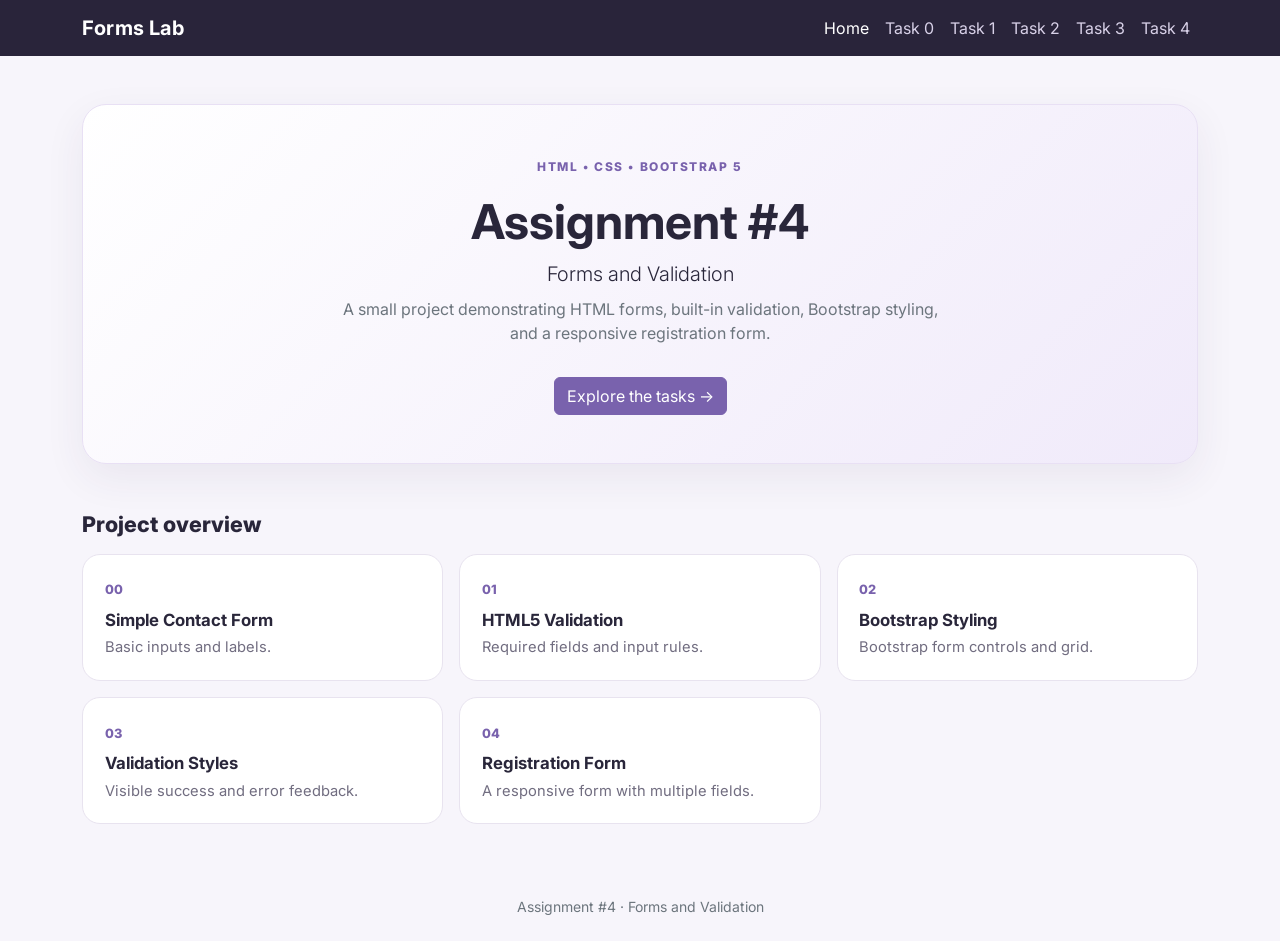
<file: index.html>
<!DOCTYPE html>
<html lang="en">
<head>
  <meta charset="UTF-8">
  <meta name="viewport" content="width=device-width, initial-scale=1.0">
  <title>Assignment #4 | Forms & Validation</title>
  <link href="https://cdn.jsdelivr.net/npm/bootstrap@5.3.3/dist/css/bootstrap.min.css" rel="stylesheet">
  <link rel="stylesheet" href="style.css">
</head>
<body>
<nav class="navbar navbar-expand-lg navbar-dark site-nav">
  <div class="container">
    <a class="navbar-brand fw-bold" href="index.html">Forms Lab</a>
    <button class="navbar-toggler" type="button" data-bs-toggle="collapse" data-bs-target="#mainNav" aria-controls="mainNav" aria-expanded="false" aria-label="Toggle navigation"><span class="navbar-toggler-icon"></span></button>
    <div class="collapse navbar-collapse" id="mainNav">
      <div class="navbar-nav ms-auto">
        <a class="nav-link active" href="index.html">Home</a>
        <a class="nav-link" href="task0.html">Task 0</a>
        <a class="nav-link" href="task1.html">Task 1</a>
        <a class="nav-link" href="task2.html">Task 2</a>
        <a class="nav-link" href="task3.html">Task 3</a>
        <a class="nav-link" href="task4.html">Task 4</a>
      </div>
    </div>
  </div>
</nav>
<main class="container py-5">
  <section class="hero-card text-center p-4 p-md-5">
    <span class="eyebrow">HTML • CSS • BOOTSTRAP 5</span>
    <h1 class="display-5 fw-bold mt-3">Assignment #4</h1>
    <p class="lead mb-2">Forms and Validation</p>
    <p class="text-secondary mx-auto intro-copy">A small project demonstrating HTML forms, built-in validation, Bootstrap styling, and a responsive registration form.</p>
    <a class="btn btn-primary mt-3" href="task0.html">Explore the tasks <span aria-hidden="true">→</span></a>
  </section>
  <section class="mt-5">
    <h2 class="section-title mb-3">Project overview</h2>
    <div class="row g-3">
      <div class="col-sm-6 col-lg-4"><a class="task-card" href="task0.html"><span class="task-number">00</span><h3>Simple Contact Form</h3><p>Basic inputs and labels.</p></a></div>
      <div class="col-sm-6 col-lg-4"><a class="task-card" href="task1.html"><span class="task-number">01</span><h3>HTML5 Validation</h3><p>Required fields and input rules.</p></a></div>
      <div class="col-sm-6 col-lg-4"><a class="task-card" href="task2.html"><span class="task-number">02</span><h3>Bootstrap Styling</h3><p>Bootstrap form controls and grid.</p></a></div>
      <div class="col-sm-6 col-lg-4"><a class="task-card" href="task3.html"><span class="task-number">03</span><h3>Validation Styles</h3><p>Visible success and error feedback.</p></a></div>
      <div class="col-sm-6 col-lg-4"><a class="task-card" href="task4.html"><span class="task-number">04</span><h3>Registration Form</h3><p>A responsive form with multiple fields.</p></a></div>
    </div>
  </section>
</main>
<footer class="container py-4 text-center text-secondary small">Assignment #4 · Forms and Validation</footer>
<script src="https://cdn.jsdelivr.net/npm/bootstrap@5.3.3/dist/js/bootstrap.bundle.min.js"></script>
</body>
</html>
</file>
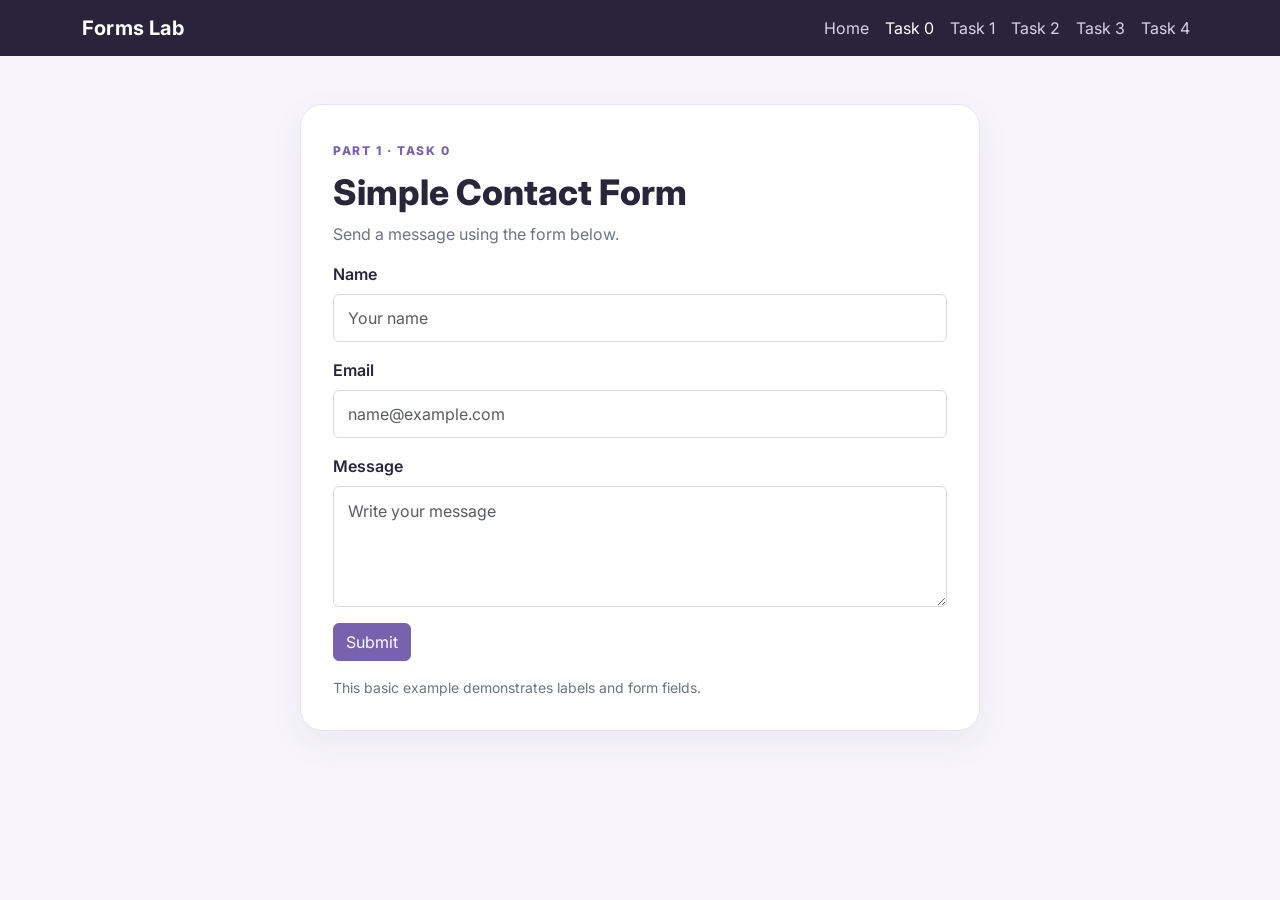
<file: task0.html>
<!DOCTYPE html>
<html lang="en">
<head>
  <meta charset="UTF-8"><meta name="viewport" content="width=device-width, initial-scale=1.0">
  <title>Task 0 | Simple Contact Form</title>
  <link href="https://cdn.jsdelivr.net/npm/bootstrap@5.3.3/dist/css/bootstrap.min.css" rel="stylesheet"><link rel="stylesheet" href="style.css">
</head>
<body>
<nav class="navbar navbar-expand-lg navbar-dark site-nav"><div class="container"><a class="navbar-brand fw-bold" href="index.html">Forms Lab</a><button class="navbar-toggler" data-bs-toggle="collapse" data-bs-target="#mainNav" aria-label="Toggle navigation"><span class="navbar-toggler-icon"></span></button><div class="collapse navbar-collapse" id="mainNav"><div class="navbar-nav ms-auto"><a class="nav-link" href="index.html">Home</a><a class="nav-link active" href="task0.html">Task 0</a><a class="nav-link" href="task1.html">Task 1</a><a class="nav-link" href="task2.html">Task 2</a><a class="nav-link" href="task3.html">Task 3</a><a class="nav-link" href="task4.html">Task 4</a></div></div></div></nav>
<main class="container page-wrap"><div class="form-card"><span class="eyebrow">PART 1 · TASK 0</span><h1>Simple Contact Form</h1><p class="text-secondary">Send a message using the form below.</p>
<form id="contactForm" action="#" method="get">
  <div class="mb-3"><label for="name" class="form-label">Name</label><input id="name" name="name" type="text" class="form-control" placeholder="Your name"></div>
  <div class="mb-3"><label for="email" class="form-label">Email</label><input id="email" name="email" type="email" class="form-control" placeholder="name@example.com"></div>
  <div class="mb-3"><label for="message" class="form-label">Message</label><textarea id="message" name="message" class="form-control" rows="4" placeholder="Write your message"></textarea></div>
  <button class="btn btn-primary" type="submit">Submit</button><p class="small text-secondary mt-3 mb-0">This basic example demonstrates labels and form fields.</p>
</form></div></main>
<script src="https://cdn.jsdelivr.net/npm/bootstrap@5.3.3/dist/js/bootstrap.bundle.min.js"></script></body></html>
</file>
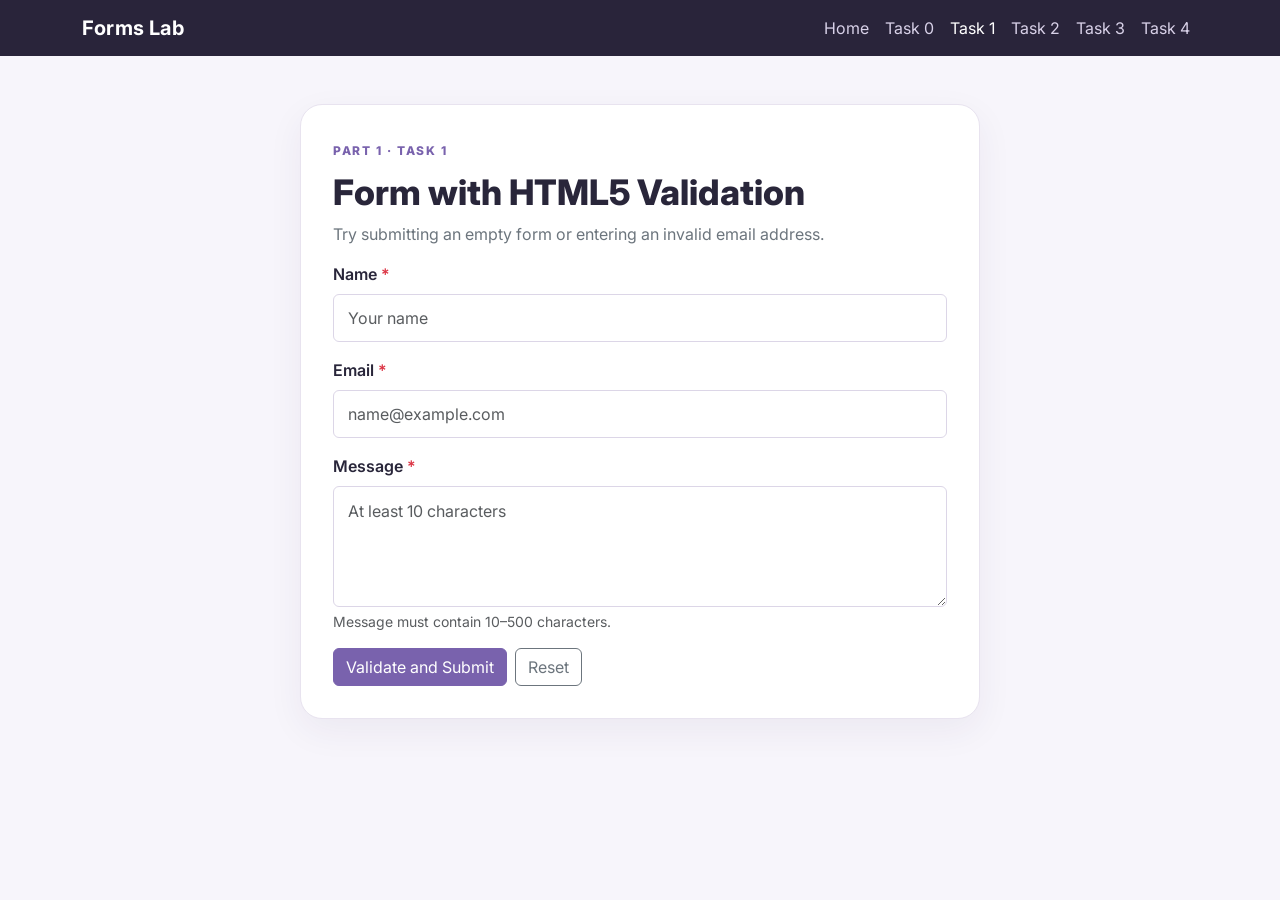
<file: task1.html>
<!DOCTYPE html>
<html lang="en">
<head><meta charset="UTF-8"><meta name="viewport" content="width=device-width, initial-scale=1.0"><title>Task 1 | HTML5 Validation</title><link href="https://cdn.jsdelivr.net/npm/bootstrap@5.3.3/dist/css/bootstrap.min.css" rel="stylesheet"><link rel="stylesheet" href="style.css"></head>
<body>
<nav class="navbar navbar-expand-lg navbar-dark site-nav"><div class="container"><a class="navbar-brand fw-bold" href="index.html">Forms Lab</a><button class="navbar-toggler" data-bs-toggle="collapse" data-bs-target="#mainNav" aria-label="Toggle navigation"><span class="navbar-toggler-icon"></span></button><div class="collapse navbar-collapse" id="mainNav"><div class="navbar-nav ms-auto"><a class="nav-link" href="index.html">Home</a><a class="nav-link" href="task0.html">Task 0</a><a class="nav-link active" href="task1.html">Task 1</a><a class="nav-link" href="task2.html">Task 2</a><a class="nav-link" href="task3.html">Task 3</a><a class="nav-link" href="task4.html">Task 4</a></div></div></div></nav>
<main class="container page-wrap"><div class="form-card"><span class="eyebrow">PART 1 · TASK 1</span><h1>Form with HTML5 Validation</h1><p class="text-secondary">Try submitting an empty form or entering an invalid email address.</p>
<form action="#" method="get">
<div class="mb-3"><label for="name" class="form-label">Name <span class="text-danger">*</span></label><input id="name" name="name" type="text" class="form-control" placeholder="Your name" required minlength="2" maxlength="50"></div>
<div class="mb-3"><label for="email" class="form-label">Email <span class="text-danger">*</span></label><input id="email" name="email" type="email" class="form-control" placeholder="name@example.com" required maxlength="100"></div>
<div class="mb-3"><label for="message" class="form-label">Message <span class="text-danger">*</span></label><textarea id="message" name="message" class="form-control" rows="4" placeholder="At least 10 characters" required minlength="10" maxlength="500"></textarea><div class="form-text">Message must contain 10–500 characters.</div></div>
<button class="btn btn-primary" type="submit">Validate and Submit</button><button class="btn btn-outline-secondary ms-2" type="reset">Reset</button>
</form></div></main><script src="https://cdn.jsdelivr.net/npm/bootstrap@5.3.3/dist/js/bootstrap.bundle.min.js"></script></body></html>
</file>
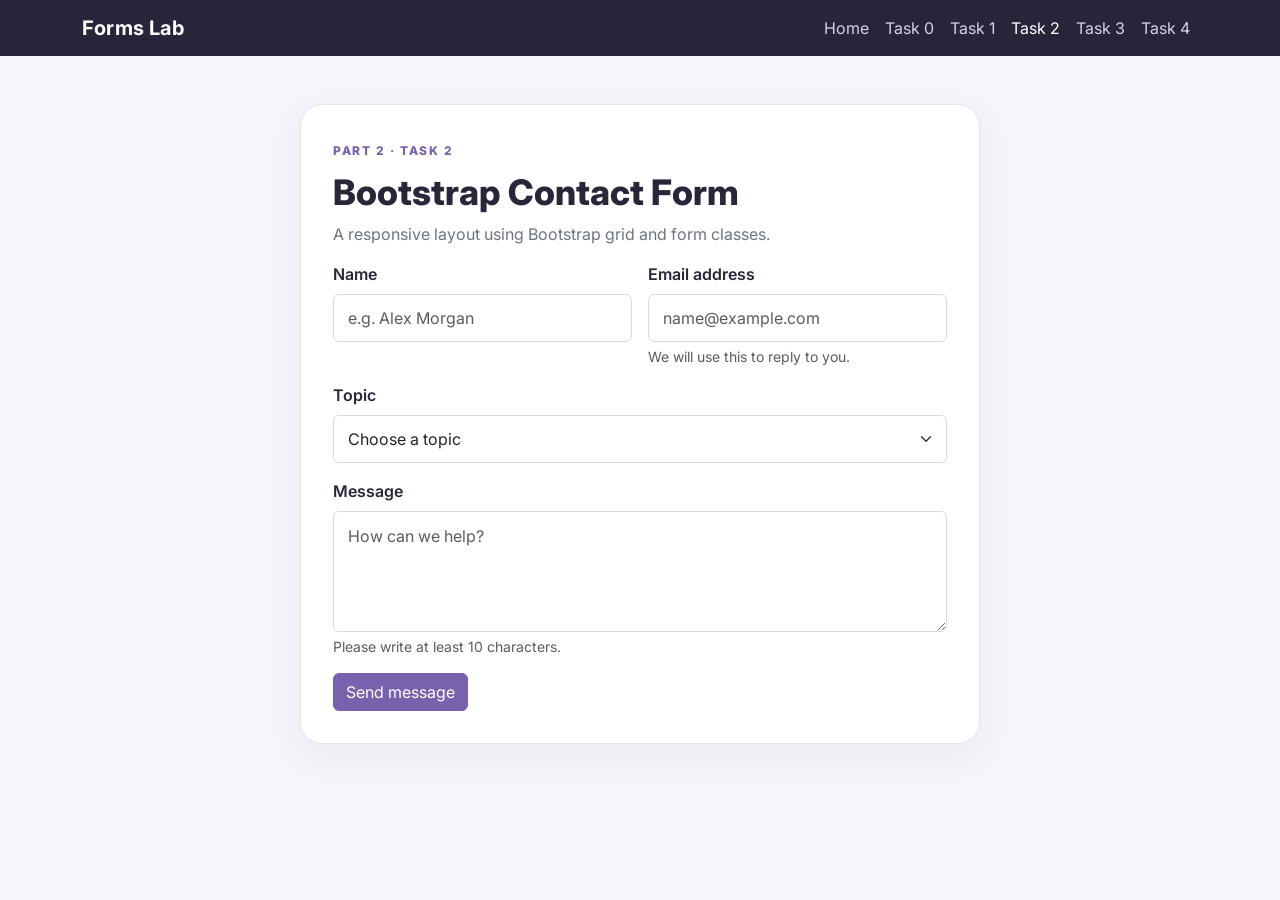
<file: task2.html>
<!DOCTYPE html>
<html lang="en">
<head><meta charset="UTF-8"><meta name="viewport" content="width=device-width, initial-scale=1.0"><title>Task 2 | Bootstrap Form</title><link href="https://cdn.jsdelivr.net/npm/bootstrap@5.3.3/dist/css/bootstrap.min.css" rel="stylesheet"><link rel="stylesheet" href="style.css"></head>
<body>
<nav class="navbar navbar-expand-lg navbar-dark site-nav"><div class="container"><a class="navbar-brand fw-bold" href="index.html">Forms Lab</a><button class="navbar-toggler" data-bs-toggle="collapse" data-bs-target="#mainNav" aria-label="Toggle navigation"><span class="navbar-toggler-icon"></span></button><div class="collapse navbar-collapse" id="mainNav"><div class="navbar-nav ms-auto"><a class="nav-link" href="index.html">Home</a><a class="nav-link" href="task0.html">Task 0</a><a class="nav-link" href="task1.html">Task 1</a><a class="nav-link active" href="task2.html">Task 2</a><a class="nav-link" href="task3.html">Task 3</a><a class="nav-link" href="task4.html">Task 4</a></div></div></div></nav>
<main class="container page-wrap"><div class="form-card"><span class="eyebrow">PART 2 · TASK 2</span><h1>Bootstrap Contact Form</h1><p class="text-secondary">A responsive layout using Bootstrap grid and form classes.</p>
<form action="#" method="get">
<div class="row g-3"><div class="col-md-6"><label for="name" class="form-label">Name</label><input id="name" name="name" class="form-control" type="text" placeholder="e.g. Alex Morgan" required></div>
<div class="col-md-6"><label for="email" class="form-label">Email address</label><input id="email" name="email" class="form-control" type="email" placeholder="name@example.com" required><div class="form-text">We will use this to reply to you.</div></div>
<div class="col-12"><label for="topic" class="form-label">Topic</label><select id="topic" name="topic" class="form-select" required><option value="" selected disabled>Choose a topic</option><option>General question</option><option>Feedback</option><option>Support</option></select></div>
<div class="col-12"><label for="message" class="form-label">Message</label><textarea id="message" name="message" class="form-control" rows="4" placeholder="How can we help?" required minlength="10"></textarea><div class="form-text">Please write at least 10 characters.</div></div>
<div class="col-12"><button class="btn btn-primary" type="submit">Send message</button></div></div>
</form></div></main><script src="https://cdn.jsdelivr.net/npm/bootstrap@5.3.3/dist/js/bootstrap.bundle.min.js"></script></body></html>
</file>
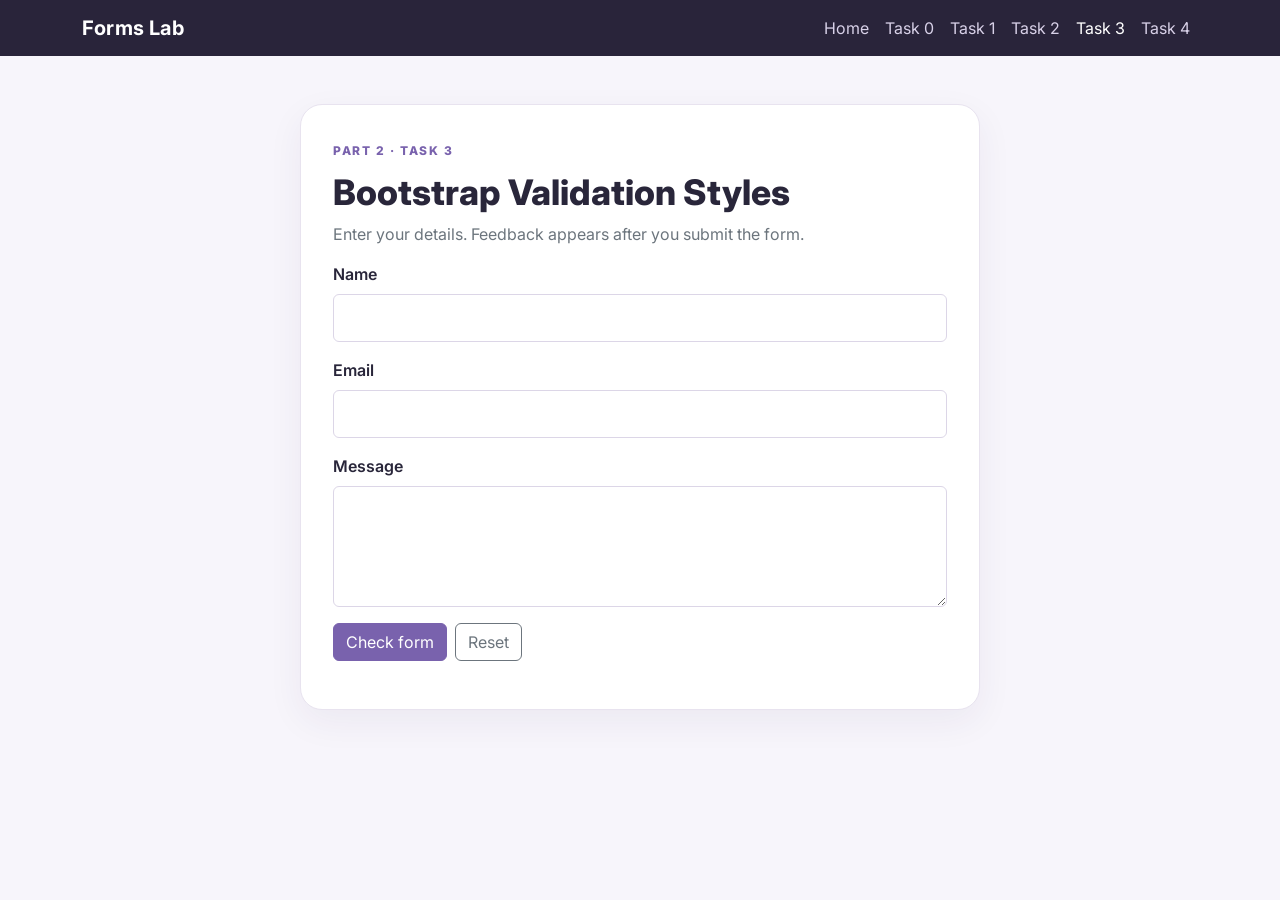
<file: task3.html>
<!DOCTYPE html>
<html lang="en">
<head><meta charset="UTF-8"><meta name="viewport" content="width=device-width, initial-scale=1.0"><title>Task 3 | Bootstrap Validation</title><link href="https://cdn.jsdelivr.net/npm/bootstrap@5.3.3/dist/css/bootstrap.min.css" rel="stylesheet"><link rel="stylesheet" href="style.css"></head>
<body>
<nav class="navbar navbar-expand-lg navbar-dark site-nav"><div class="container"><a class="navbar-brand fw-bold" href="index.html">Forms Lab</a><button class="navbar-toggler" data-bs-toggle="collapse" data-bs-target="#mainNav" aria-label="Toggle navigation"><span class="navbar-toggler-icon"></span></button><div class="collapse navbar-collapse" id="mainNav"><div class="navbar-nav ms-auto"><a class="nav-link" href="index.html">Home</a><a class="nav-link" href="task0.html">Task 0</a><a class="nav-link" href="task1.html">Task 1</a><a class="nav-link" href="task2.html">Task 2</a><a class="nav-link active" href="task3.html">Task 3</a><a class="nav-link" href="task4.html">Task 4</a></div></div></div></nav>
<main class="container page-wrap"><div class="form-card"><span class="eyebrow">PART 2 · TASK 3</span><h1>Bootstrap Validation Styles</h1><p class="text-secondary">Enter your details. Feedback appears after you submit the form.</p>
<form id="validationForm" class="needs-validation" novalidate>
<div class="mb-3"><label for="name" class="form-label">Name</label><input id="name" name="name" class="form-control" type="text" required minlength="2"><div class="invalid-feedback">Please enter your name (at least 2 characters).</div><div class="valid-feedback">Looks good!</div></div>
<div class="mb-3"><label for="email" class="form-label">Email</label><input id="email" name="email" class="form-control" type="email" required><div class="invalid-feedback">Please enter a valid email address.</div><div class="valid-feedback">Email looks good!</div></div>
<div class="mb-3"><label for="message" class="form-label">Message</label><textarea id="message" name="message" class="form-control" rows="4" required minlength="10"></textarea><div class="invalid-feedback">Message must be at least 10 characters.</div><div class="valid-feedback">Thanks for your message!</div></div>
<button class="btn btn-primary" type="submit">Check form</button><button class="btn btn-outline-secondary ms-2" type="reset">Reset</button><div id="formResult" class="mt-3" aria-live="polite"></div>
</form></div></main>
<script>
const validationForm = document.getElementById('validationForm');
validationForm.addEventListener('submit', function (event) {
  event.preventDefault();
  event.stopPropagation();
  validationForm.classList.add('was-validated');
  const result = document.getElementById('formResult');
  if (validationForm.checkValidity()) {
    result.className = 'alert alert-success mt-3';
    result.textContent = 'Success! Your form is valid.';
  } else {
    result.className = 'alert alert-danger mt-3';
    result.textContent = 'Please correct the fields marked in red.';
  }
});
validationForm.addEventListener('reset', function () {
  validationForm.classList.remove('was-validated');
  const result = document.getElementById('formResult');
  result.className = '';
  result.textContent = '';
});
</script>
<script src="https://cdn.jsdelivr.net/npm/bootstrap@5.3.3/dist/js/bootstrap.bundle.min.js"></script></body></html>
</file>
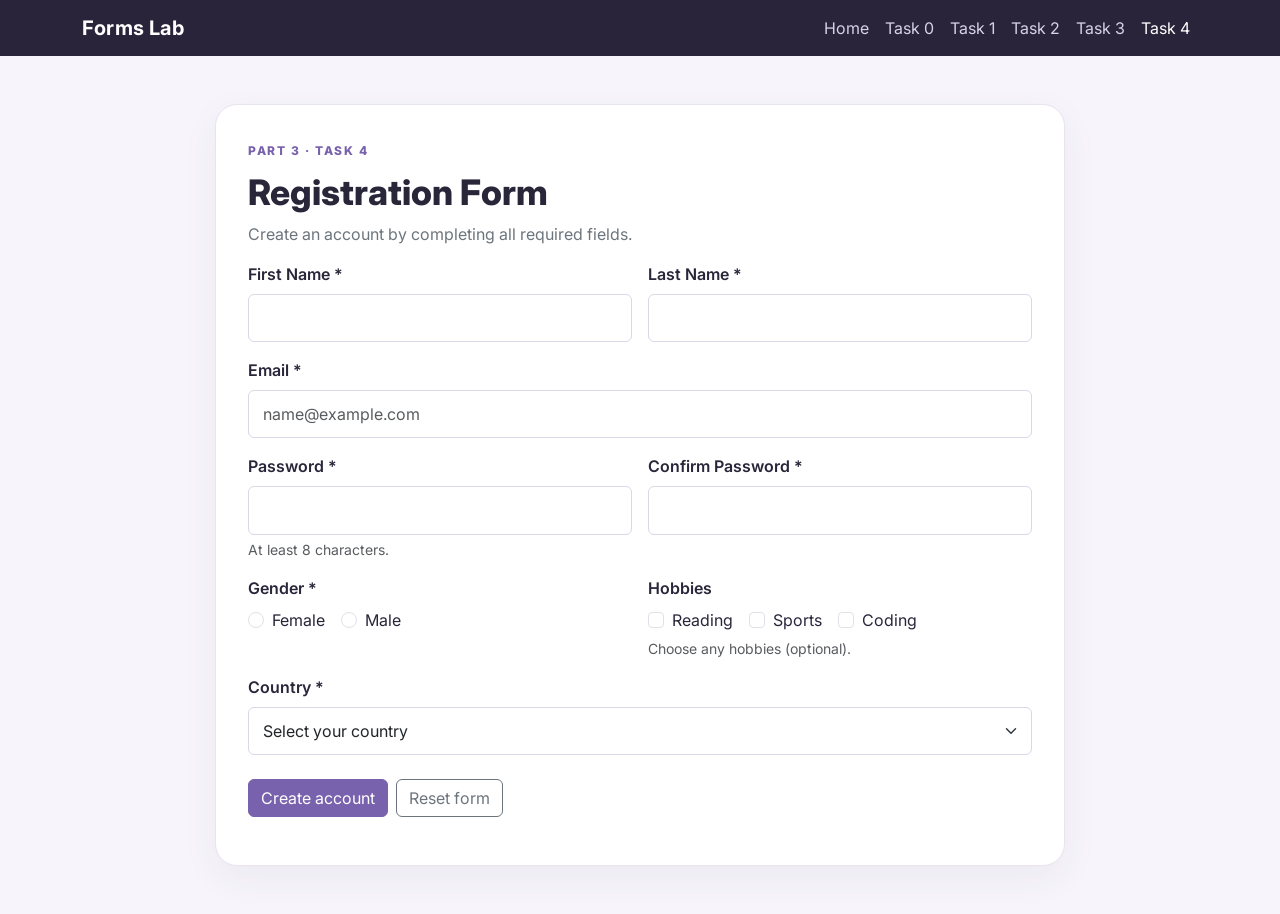
<file: task4.html>
<!DOCTYPE html>
<html lang="en">
<head><meta charset="UTF-8"><meta name="viewport" content="width=device-width, initial-scale=1.0"><title>Task 4 | Registration Form</title><link href="https://cdn.jsdelivr.net/npm/bootstrap@5.3.3/dist/css/bootstrap.min.css" rel="stylesheet"><link rel="stylesheet" href="style.css"></head>
<body>
<nav class="navbar navbar-expand-lg navbar-dark site-nav"><div class="container"><a class="navbar-brand fw-bold" href="index.html">Forms Lab</a><button class="navbar-toggler" data-bs-toggle="collapse" data-bs-target="#mainNav" aria-label="Toggle navigation"><span class="navbar-toggler-icon"></span></button><div class="collapse navbar-collapse" id="mainNav"><div class="navbar-nav ms-auto"><a class="nav-link" href="index.html">Home</a><a class="nav-link" href="task0.html">Task 0</a><a class="nav-link" href="task1.html">Task 1</a><a class="nav-link" href="task2.html">Task 2</a><a class="nav-link" href="task3.html">Task 3</a><a class="nav-link active" href="task4.html">Task 4</a></div></div></div></nav>
<main class="container page-wrap"><div class="form-card wide-card"><span class="eyebrow">PART 3 · TASK 4</span><h1>Registration Form</h1><p class="text-secondary">Create an account by completing all required fields.</p>
<form id="registrationForm" class="needs-validation" novalidate>
<div class="row g-3">
<div class="col-md-6"><label for="firstName" class="form-label">First Name *</label><input id="firstName" name="firstName" class="form-control" type="text" required minlength="2" maxlength="40"><div class="invalid-feedback">Enter at least 2 characters.</div><div class="valid-feedback">Looks good!</div></div>
<div class="col-md-6"><label for="lastName" class="form-label">Last Name *</label><input id="lastName" name="lastName" class="form-control" type="text" required minlength="2" maxlength="40"><div class="invalid-feedback">Enter at least 2 characters.</div><div class="valid-feedback">Looks good!</div></div>
<div class="col-12"><label for="regEmail" class="form-label">Email *</label><input id="regEmail" name="email" class="form-control" type="email" placeholder="name@example.com" required><div class="invalid-feedback">Enter a valid email address.</div><div class="valid-feedback">Email looks good!</div></div>
<div class="col-md-6"><label for="password" class="form-label">Password *</label><input id="password" name="password" class="form-control" type="password" required minlength="8" autocomplete="new-password"><div class="form-text">At least 8 characters.</div><div class="invalid-feedback">Password must contain at least 8 characters.</div></div>
<div class="col-md-6"><label for="confirmPassword" class="form-label">Confirm Password *</label><input id="confirmPassword" name="confirmPassword" class="form-control" type="password" required autocomplete="new-password"><div class="invalid-feedback">Passwords must match.</div><div class="valid-feedback">Passwords match!</div></div>
<div class="col-md-6"><fieldset><legend class="form-label fs-6">Gender *</legend><div class="form-check form-check-inline"><input class="form-check-input" type="radio" name="gender" id="genderFemale" value="Female" required><label class="form-check-label" for="genderFemale">Female</label></div><div class="form-check form-check-inline"><input class="form-check-input" type="radio" name="gender" id="genderMale" value="Male" required><label class="form-check-label" for="genderMale">Male</label></div><div id="genderFeedback" class="invalid-feedback">Please choose an option.</div></fieldset></div>
<div class="col-md-6"><fieldset><legend class="form-label fs-6">Hobbies</legend><div class="form-check form-check-inline"><input class="form-check-input" type="checkbox" name="hobbies" id="hobbyReading" value="Reading"><label class="form-check-label" for="hobbyReading">Reading</label></div><div class="form-check form-check-inline"><input class="form-check-input" type="checkbox" name="hobbies" id="hobbySport" value="Sports"><label class="form-check-label" for="hobbySport">Sports</label></div><div class="form-check form-check-inline"><input class="form-check-input" type="checkbox" name="hobbies" id="hobbyCoding" value="Coding"><label class="form-check-label" for="hobbyCoding">Coding</label></div><div class="form-text">Choose any hobbies (optional).</div></fieldset></div>
<div class="col-12"><label for="country" class="form-label">Country *</label><select id="country" name="country" class="form-select" required><option value="" selected disabled>Select your country</option><option value="Kazakhstan">Kazakhstan</option><option value="Kyrgyzstan">Kyrgyzstan</option><option value="Uzbekistan">Uzbekistan</option><option value="Turkey">Turkey</option><option value="Other">Other</option></select><div class="invalid-feedback">Please select your country.</div><div class="valid-feedback">Country selected.</div></div>
<div class="col-12 d-flex flex-wrap gap-2 mt-4"><button class="btn btn-primary" type="submit">Create account</button><button class="btn btn-outline-secondary" type="reset">Reset form</button></div>
<div class="col-12"><div id="registrationResult" aria-live="polite"></div></div>
</div></form></div></main>
<script>
const registrationForm = document.getElementById('registrationForm');
const password = document.getElementById('password');
const confirmPassword = document.getElementById('confirmPassword');
function checkPasswords() {
  if (confirmPassword.value !== password.value) {
    confirmPassword.setCustomValidity('Passwords do not match');
  } else {
    confirmPassword.setCustomValidity('');
  }
}
password.addEventListener('input', checkPasswords);
confirmPassword.addEventListener('input', checkPasswords);
registrationForm.addEventListener('submit', function (event) {
  event.preventDefault();
  event.stopPropagation();
  checkPasswords();
  registrationForm.classList.add('was-validated');
  const result = document.getElementById('registrationResult');
  if (registrationForm.checkValidity()) {
    result.className = 'alert alert-success mt-3';
    result.textContent = 'Registration form completed successfully! (Demo only; no data was sent.)';
  } else {
    result.className = 'alert alert-danger mt-3';
    result.textContent = 'Please review the fields marked in red.';
  }
});
registrationForm.addEventListener('reset', function () {
  registrationForm.classList.remove('was-validated');
  confirmPassword.setCustomValidity('');
  const result = document.getElementById('registrationResult');
  result.className = '';
  result.textContent = '';
});
</script>
<script src="https://cdn.jsdelivr.net/npm/bootstrap@5.3.3/dist/js/bootstrap.bundle.min.js"></script></body></html>
</file>
<file: style.css>
@import url('https://fonts.googleapis.com/css2?family=Inter:wght@400;500;600;700;800&display=swap');

:root {
  --accent: #7962ad;
  --accent-dark: #5d478e;
  --ink: #29263a;
  --muted: #716d80;
  --surface: #ffffff;
  --page: #f7f5fb;
}

* { box-sizing: border-box; }
body {
  margin: 0;
  background: var(--page);
  color: var(--ink);
  font-family: Inter, Arial, sans-serif;
  min-height: 100vh;
}
.site-nav { background: #29243a; }
.navbar-brand { letter-spacing: .2px; }
.navbar .nav-link { color: #d8d1e8; }
.navbar .nav-link:hover, .navbar .nav-link.active { color: #fff; }
.hero-card {
  background: linear-gradient(135deg, #fff 0%, #f0eafa 100%);
  border: 1px solid #e8e0f4;
  border-radius: 24px;
  box-shadow: 0 14px 40px rgba(53, 38, 81, .07);
}
.eyebrow {
  color: var(--accent);
  font-size: .75rem;
  font-weight: 800;
  letter-spacing: .13em;
}
.intro-copy { max-width: 620px; }
.section-title { font-size: 1.35rem; font-weight: 800; }
.task-card {
  display: block;
  height: 100%;
  padding: 1.35rem;
  background: var(--surface);
  color: var(--ink);
  text-decoration: none;
  border: 1px solid #e8e3ef;
  border-radius: 18px;
  transition: transform .2s ease, box-shadow .2s ease;
}
.task-card:hover {
  color: var(--ink);
  transform: translateY(-3px);
  box-shadow: 0 12px 26px rgba(53, 38, 81, .08);
}
.task-number { color: var(--accent); font-size: .8rem; font-weight: 800; }
.task-card h3 { font-size: 1.05rem; font-weight: 700; margin: .6rem 0 .4rem; }
.task-card p { color: var(--muted); margin: 0; font-size: .92rem; }
.page-wrap { padding-top: 3rem; padding-bottom: 3rem; }
.form-card {
  max-width: 680px;
  margin: 0 auto;
  padding: 2rem;
  background: var(--surface);
  border: 1px solid #e8e3ef;
  border-radius: 22px;
  box-shadow: 0 12px 36px rgba(53, 38, 81, .06);
}
.wide-card { max-width: 850px; }
.form-card h1 { font-size: clamp(1.6rem, 4vw, 2.2rem); font-weight: 800; margin-top: .65rem; }
.form-label { font-weight: 600; }
.form-control, .form-select { border-color: #dcd6e7; padding: .7rem .85rem; }
.form-control:focus, .form-select:focus {
  border-color: #a18acb;
  box-shadow: 0 0 0 .2rem rgba(121, 98, 173, .15);
}
.btn-primary { background: var(--accent); border-color: var(--accent); }
.btn-primary:hover, .btn-primary:focus { background: var(--accent-dark); border-color: var(--accent-dark); }
footer { color: var(--muted) !important; }
@media (max-width: 575px) {
  .form-card { padding: 1.25rem; border-radius: 16px; }
  .page-wrap { padding-top: 1.5rem; }
  .hero-card { border-radius: 18px; }
}
</file>
